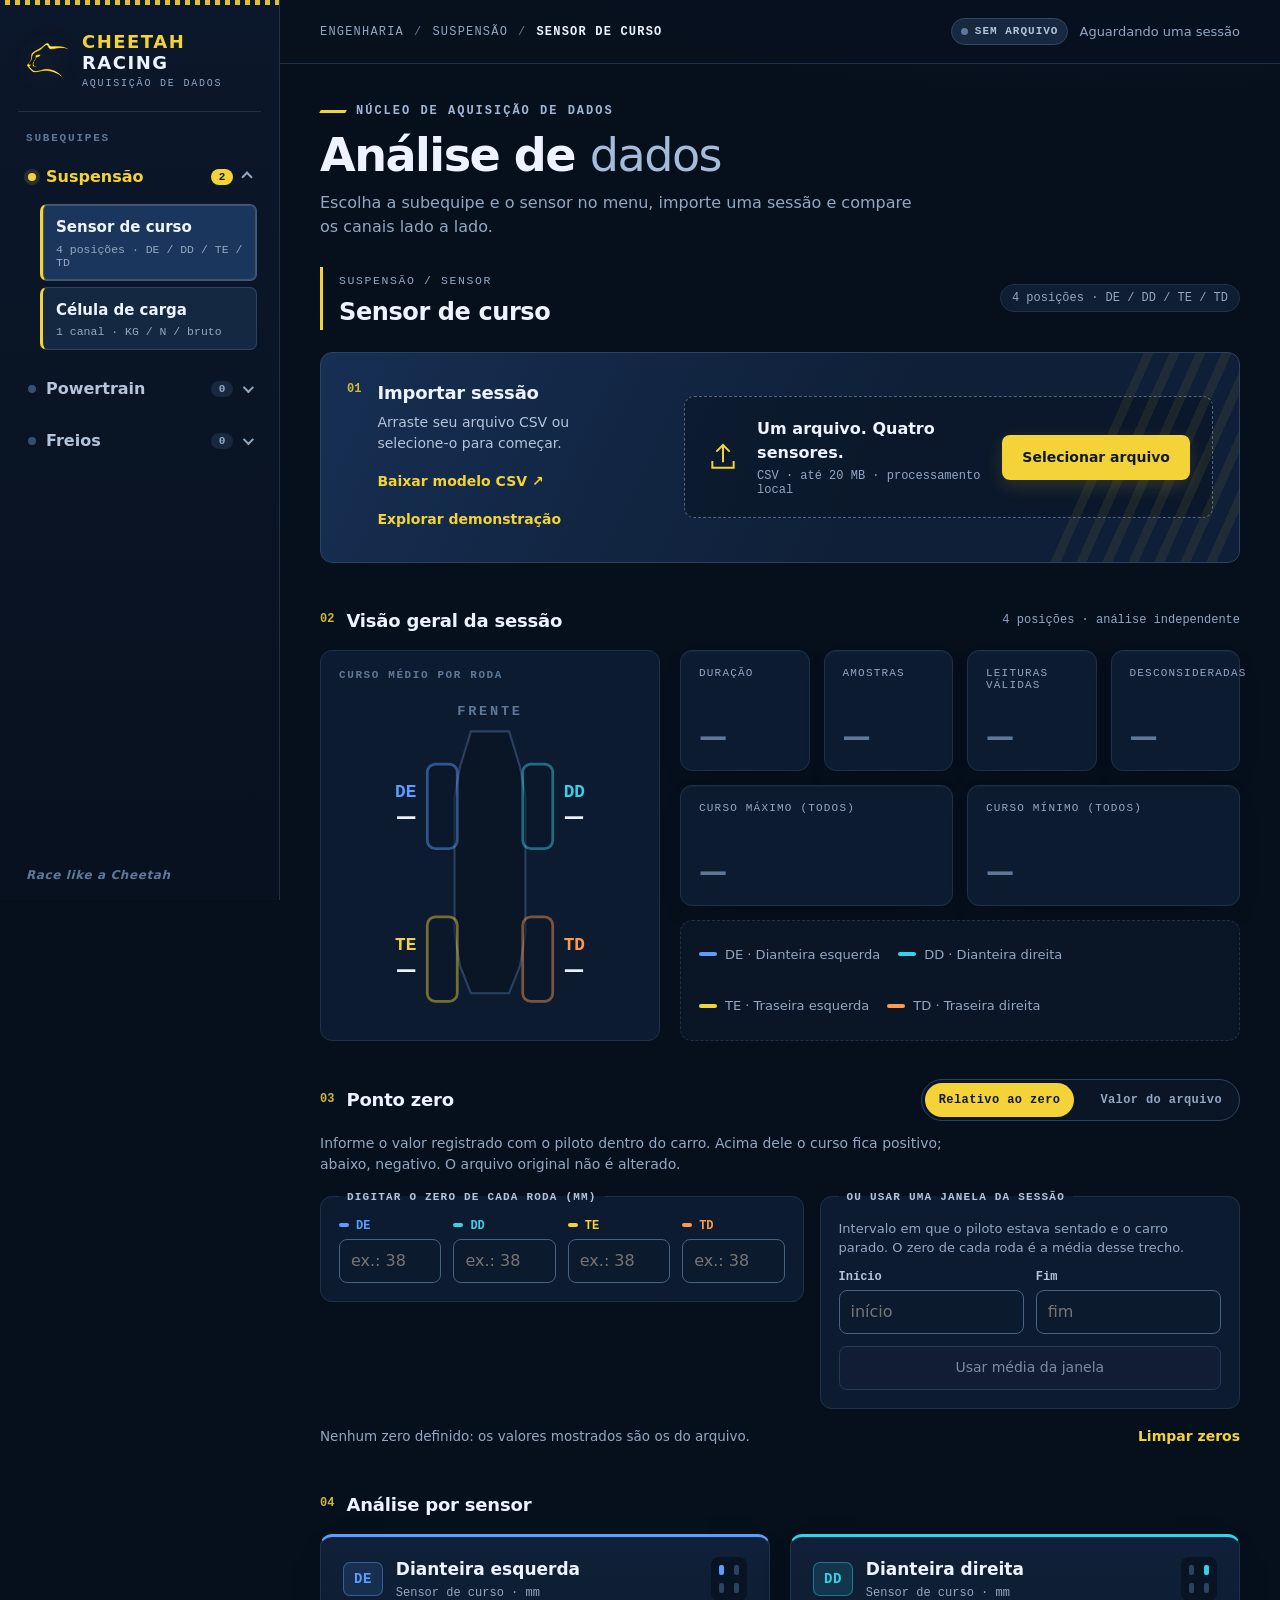
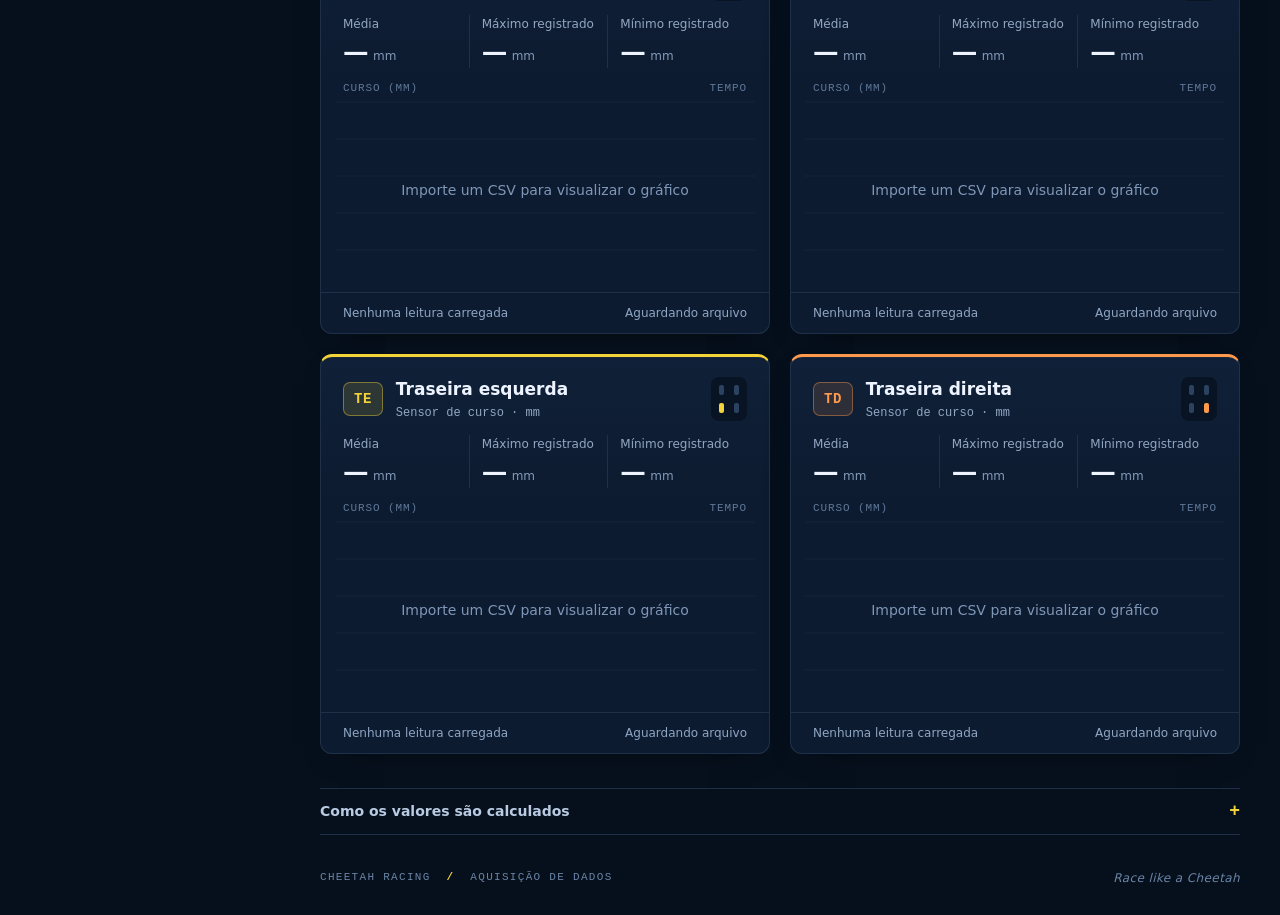
<file: index.html>
<!DOCTYPE html>
<html lang="pt-BR">
<head>
<meta charset="UTF-8">
<meta name="viewport" content="width=device-width, initial-scale=1">
<meta name="theme-color" content="#071427">
<meta name="description" content="Análise dos quatro sensores de curso da Cheetah Racing. Importe CSV e visualize gráficos, média, máximo e mínimo por sensor e subequipe.">
<title>Cheetah Racing · Análise de dados</title>
<link rel="icon" type="image/png" href="logo.png">
<link rel="stylesheet" href="style.css">
</head>
<body>

<a class="skip-link" href="#content">Ir para o conteúdo</a>

<div class="app">

  <!-- ───────── Navegação lateral ───────── -->
  <aside id="sidebar" class="sidebar" aria-label="Navegação">
    <div class="sidebar-head">
      <a class="brand" href="./" aria-label="Cheetah Racing, início">
        <img src="logo.png" alt="" width="46" height="46">
        <span><strong class="brand-cheetah">CHEETAH</strong> <b>RACING</b><small>AQUISIÇÃO DE DADOS</small></span>
      </a>
      <button id="close-navigation" class="icon-button nav-close" aria-label="Fechar menu">
        <svg viewBox="0 0 24 24" width="20" height="20" fill="none" stroke="currentColor" stroke-width="1.8" aria-hidden="true"><path d="M6 6l12 12M18 6 6 18"/></svg>
      </button>
    </div>

    <nav aria-label="Sensores por subequipe" class="drawer-nav">
      <p class="nav-caption">SUBEQUIPES</p>

      <details class="team-group" id="group-suspensao" open>
        <summary><span class="team-name"><i class="team-dot"></i>Suspensão</span><span class="team-badge">2</span><span class="chevron" aria-hidden="true"></span></summary>
        <div class="sensor-options">
          <button id="sensor-curso" aria-current="page"><span>Sensor de curso</span><small>4 posições · DE / DD / TE / TD</small></button>
          <button id="sensor-celula"><span>Célula de carga</span><small>1 canal · KG / N / bruto</small></button>
        </div>
      </details>

      <details class="team-group" id="group-powertrain">
        <summary><span class="team-name"><i class="team-dot"></i>Powertrain</span><span class="team-badge muted">0</span><span class="chevron" aria-hidden="true"></span></summary>
        <div class="sensor-options"><p>Nenhum sensor cadastrado no momento.</p></div>
      </details>

      <details class="team-group" id="group-freios">
        <summary><span class="team-name"><i class="team-dot"></i>Freios</span><span class="team-badge muted">0</span><span class="chevron" aria-hidden="true"></span></summary>
        <div class="sensor-options"><p>Nenhum sensor cadastrado no momento.</p></div>
      </details>
    </nav>

    <p class="sidebar-foot">Race like a Cheetah</p>
  </aside>
  <div id="scrim" class="scrim" hidden></div>

  <!-- ───────── Conteúdo ───────── -->
  <div class="shell">
    <header class="topbar">
      <button id="open-navigation" class="icon-button menu-button" aria-label="Abrir menu de subequipes e sensores" aria-controls="sidebar" aria-expanded="false">
        <svg viewBox="0 0 24 24" width="22" height="22" fill="none" stroke="currentColor" stroke-width="1.8" aria-hidden="true"><path d="M4 6h16M4 12h16M4 18h16"/></svg>
      </button>
      <a class="brand brand-compact" href="./" aria-label="Cheetah Racing, início"><img src="logo.png" alt="" width="34" height="34"><span><strong class="brand-cheetah">CHEETAH</strong> <b>RACING</b></span></a>
      <nav class="crumbs" aria-label="Você está em">
        <span>Engenharia</span><i aria-hidden="true">/</i><span id="crumb-team">Suspensão</span><i aria-hidden="true">/</i><b id="crumb-sensor">Sensor de curso</b>
      </nav>
      <div class="session-chip"><span id="mode-label" class="mode-label">SEM ARQUIVO</span><span id="filename">Aguardando uma sessão</span></div>
    </header>

    <main id="content">
      <div class="page-heading">
        <div class="eyebrow"><span></span> NÚCLEO DE AQUISIÇÃO DE DADOS</div>
        <h1>Análise de <em>dados</em></h1>
        <p>Escolha a subequipe e o sensor no menu, importe uma sessão e compare os canais lado a lado.</p>
      </div>

      <!-- Suspensão · sensor de curso -->
      <section id="panel-curso" aria-label="Suspensão: sensor de curso">
        <div class="sensor-topic">
          <div><span class="topic-label">SUSPENSÃO / SENSOR</span><h2 id="sensor-title" tabindex="-1">Sensor de curso</h2></div>
          <span class="topic-count">4 posições · DE / DD / TE / TD</span>
        </div>

        <section class="import-panel" aria-labelledby="import-title">
          <div class="import-copy">
            <span class="step-number">01</span>
            <div>
              <h3 id="import-title">Importar sessão</h3>
              <p>Arraste seu arquivo CSV ou selecione-o para começar.</p>
              <div class="import-links">
                <button class="text-button" id="template">Baixar modelo CSV <span aria-hidden="true">↗</span></button>
                <button class="text-button" id="demo">Explorar demonstração</button>
              </div>
            </div>
          </div>
          <div id="dropzone" class="dropzone">
            <svg viewBox="0 0 24 24" fill="none" stroke="currentColor" stroke-width="1.5" aria-hidden="true"><path d="M12 16V3m-5 5 5-5 5 5M4 15v5h16v-5"/></svg>
            <div><strong>Um arquivo. Quatro sensores.</strong><small>CSV · até 20 MB · processamento local</small></div>
            <button class="primary-button" id="upload">Selecionar arquivo</button>
            <input type="file" id="file" accept=".csv,text/csv" hidden>
          </div>
        </section>

        <p id="message" class="message" role="status" hidden></p>

        <section id="mapping" class="mapping" hidden aria-labelledby="mapping-title">
          <h3 id="mapping-title">Confira as colunas do arquivo</h3>
          <p>Associe cada sensor à sua coluna. Valores vazios ou inválidos serão desconsiderados.</p>
          <div class="map-fields" id="map-fields"></div>
          <div class="map-actions">
            <label>Unidade das leituras
              <select id="unit"><option value="mm">Milímetros (mm)</option><option value="raw">Valores brutos</option><option value="V">Volts (V)</option></select>
            </label>
            <button id="apply" class="primary-button">Analisar dados <span aria-hidden="true">→</span></button>
            <button id="cancel" class="secondary-button">Cancelar</button>
          </div>
        </section>

        <section class="analysis-section" aria-labelledby="analysis-title">
          <div class="section-heading">
            <div><span class="step-number">02</span><h3 id="analysis-title">Visão geral da sessão</h3></div>
            <span id="session-meta">4 posições · análise independente</span>
          </div>
          <div id="overview" class="overview"></div>

          <section class="zero-panel" aria-labelledby="zero-title">
            <div class="section-heading">
              <div><span class="step-number">03</span><h3 id="zero-title">Ponto zero</h3></div>
              <div class="seg" role="group" aria-label="Referência dos valores">
                <button id="zero-mode-rel" aria-pressed="true">Relativo ao zero</button>
                <button id="zero-mode-raw" aria-pressed="false">Valor do arquivo</button>
              </div>
            </div>
            <p class="zero-intro">Informe o valor registrado com o piloto dentro do carro. Acima dele o curso fica positivo; abaixo, negativo. O arquivo original não é alterado.</p>
            <div class="zero-grid">
              <fieldset class="zero-box">
                <legend>Digitar o zero de cada roda <span id="zero-unit-label">(mm)</span></legend>
                <div class="zero-inputs" id="zero-inputs"></div>
              </fieldset>
              <fieldset class="zero-box">
                <legend>Ou usar uma janela da sessão</legend>
                <p>Intervalo em que o piloto estava sentado e o carro parado. O zero de cada roda é a média desse trecho.</p>
                <div class="zero-window">
                  <label>Início <span class="unit-hint" id="zw-unit">(s)</span><input id="zw-start" inputmode="decimal" placeholder="início" autocomplete="off"></label>
                  <label>Fim <input id="zw-end" inputmode="decimal" placeholder="fim" autocomplete="off"></label>
                  <button id="zw-apply" class="secondary-button">Usar média da janela</button>
                </div>
              </fieldset>
            </div>
            <div class="zero-foot"><p id="zero-status" class="zero-status" role="status"></p><button id="zero-clear" class="text-button">Limpar zeros</button></div>
          </section>

          <div class="section-heading section-heading--spaced">
            <div><span class="step-number">04</span><h3>Análise por sensor</h3></div>
          </div>
          <div class="cards" id="cards"></div>
        </section>

        <details class="method">
          <summary>Como os valores são calculados <span aria-hidden="true">+</span></summary>
          <div>
            <p><b>Média:</b> soma das leituras válidas dividida pela quantidade de leituras. <b>Máximo registrado:</b> maior leitura válida. <b>Mínimo registrado:</b> menor leitura válida.</p>
            <p>Os indicadores usam todas as leituras válidas da sessão, inclusive os extremos. Valores vazios ou inválidos são desconsiderados por sensor. Nenhum filtro ou conversão de calibração é aplicado; o ponto zero, quando definido, apenas desloca os valores (valor − zero). Gráficos longos preservam extremos ao reduzir os pontos exibidos.</p>
            <p>Formato aceito: CSV. Cabeçalhos sugeridos: tempo_s, curso_DE_mm, curso_DD_mm, curso_TE_mm, curso_TD_mm. Se o arquivo vier do Excel, salve-o como CSV.</p>
            <p>No CSV, são aceitos ponto e vírgula, tabulação e decimais com vírgula. Sem tempo, o eixo horizontal usa o número da amostra. Os arquivos são lidos no seu navegador e não são enviados a um servidor.</p>
          </div>
        </details>
      </section>

      <!-- Suspensão · célula de carga -->
      <section id="panel-celula" aria-label="Suspensão: célula de carga" hidden>
        <div class="sensor-topic">
          <div><span class="topic-label">SUSPENSÃO / SENSOR</span><h2 id="celula-title" tabindex="-1">Célula de carga</h2></div>
          <span class="topic-count">1 canal · KG / N / bruto</span>
        </div>

        <section class="import-panel" aria-labelledby="c-import-title">
          <div class="import-copy">
            <span class="step-number">01</span>
            <div>
              <h3 id="c-import-title">Importar sessão</h3>
              <p>Arraste seu arquivo CSV ou selecione-o para começar. Os valores devem estar em KG.</p>
              <div class="import-links">
                <button class="text-button" id="c-template">Baixar modelo CSV <span aria-hidden="true">↗</span></button>
                <button class="text-button" id="c-demo">Explorar demonstração</button>
              </div>
            </div>
          </div>
          <div id="c-dropzone" class="dropzone">
            <svg viewBox="0 0 24 24" fill="none" stroke="currentColor" stroke-width="1.5" aria-hidden="true"><path d="M12 16V3m-5 5 5-5 5 5M4 15v5h16v-5"/></svg>
            <div><strong>Um arquivo. Um sensor.</strong><small>CSV · até 20 MB · processamento local</small></div>
            <button class="primary-button" id="c-upload">Selecionar arquivo</button>
            <input type="file" id="c-file" accept=".csv,text/csv" hidden>
          </div>
        </section>

        <p id="c-message" class="message" role="status" hidden></p>

        <section id="c-mapping" class="mapping" hidden aria-labelledby="c-mapping-title">
          <h3 id="c-mapping-title">Confira as colunas do arquivo</h3>
          <p>Associe a leitura da célula de carga à sua coluna. Valores vazios ou inválidos serão desconsiderados.</p>
          <div class="map-fields map-fields--2" id="c-map-fields"></div>
          <div class="map-actions">
            <button id="c-apply" class="primary-button">Analisar dados <span aria-hidden="true">→</span></button>
            <button id="c-cancel" class="secondary-button">Cancelar</button>
          </div>
        </section>

        <section class="analysis-section" aria-labelledby="c-analysis-title">
          <div class="section-heading">
            <div><span class="step-number">02</span><h3 id="c-analysis-title">Análise da célula de carga</h3></div>
            <div class="seg" role="group" aria-label="Unidade de exibição">
              <button id="c-unit-kg" data-unit="kg" aria-pressed="true">KG</button>
              <button id="c-unit-n" data-unit="n" aria-pressed="false">N</button>
              <button id="c-unit-raw" data-unit="raw" aria-pressed="false">Bruto</button>
            </div>
          </div>
          <div id="c-overview" class="kpis kpis--row"></div>
          <div class="cards cards--single" id="c-cards"></div>
        </section>

        <details class="method">
          <summary>Como os valores são calculados <span aria-hidden="true">+</span></summary>
          <div>
            <p><b>Média, máximo e mínimo</b> usam todas as leituras válidas da sessão. Valores vazios ou inválidos são desconsiderados.</p>
            <p>O arquivo deve trazer os valores em <b>KG</b>. Em <b>N</b>, cada leitura é multiplicada por 9,80665. <b>Bruto</b> mostra os números exatamente como estão no arquivo.</p>
            <p>Formato aceito: CSV, com ponto e vírgula, tabulação ou vírgula decimal. Cabeçalhos sugeridos: tempo_s, carga_kg. Sem coluna de tempo, o eixo horizontal usa o número da amostra. Os arquivos são lidos no seu navegador e não são enviados a um servidor.</p>
          </div>
        </details>
      </section>

      <!-- Powertrain -->
      <section id="panel-powertrain" aria-label="Powertrain" hidden>
        <div class="sensor-topic"><div><span class="topic-label">POWERTRAIN / SENSORES</span><h2>Powertrain</h2></div></div>
        <div class="team-empty"><h3>Nenhum sensor cadastrado</h3><p>Os sensores de powertrain serão organizados aqui quando forem adicionados ao painel.</p></div>
      </section>

      <!-- Freios -->
      <section id="panel-freios" aria-label="Freios" hidden>
        <div class="sensor-topic"><div><span class="topic-label">FREIOS / SENSORES</span><h2>Freios</h2></div></div>
        <div class="team-empty"><h3>Nenhum sensor cadastrado</h3><p>Os sensores de freios serão organizados aqui quando forem adicionados ao painel.</p></div>
      </section>

      <footer><span>CHEETAH RACING <b>/</b> AQUISIÇÃO DE DADOS</span><span>Race like a Cheetah</span></footer>
    </main>
  </div>
</div>

<script src="analysis.js"></script>
<script src="app.js"></script>
</body>
</html>
</file>
<file: style.css>
/* Cheetah Racing · Análise de dados
   Identidade: azul-noite + amarelo Cheetah, rótulos em monoespaçada, filetes de velocidade. */

:root{
  color-scheme:dark;
  --bg:#06101d;
  --bg-2:#091526;
  --surface:#0d1b30;
  --surface-2:#112441;
  --border:#1f3149;
  --border-2:#2c4260;
  --text:#eef4ff;
  --text-2:#b4c4da;
  --muted:#93a7c2;
  --faint:#5f7898;
  --yellow:#f4d338;
  --yellow-ink:#101923;
  --blue:#5d9dff;
  --danger:#ff8c8c;
  --mono:ui-monospace,SFMono-Regular,'Cascadia Mono',Menlo,Consolas,monospace;
  --sans:'Segoe UI',system-ui,-apple-system,Roboto,'Helvetica Neue',Arial,sans-serif;
  --sidebar:280px;
  --radius:12px;
  --tap:44px;
  --ease:cubic-bezier(.2,.7,.2,1);
  --shadow:0 1px 0 #ffffff08 inset,0 10px 30px -18px #000c;
}

*{box-sizing:border-box}
html{scroll-behavior:smooth;scroll-padding-top:90px;-webkit-text-size-adjust:100%;text-size-adjust:100%}
body{margin:0;background:var(--bg);font:16px/1.5 var(--sans);color:var(--text);-webkit-font-smoothing:antialiased;
  background-image:radial-gradient(1200px 500px at 85% -10%,#12294a66,transparent 70%)}
button,select,input{font:inherit}
button,select{cursor:pointer}
button{transition:background .18s,border-color .18s,transform .18s,filter .18s,color .18s;touch-action:manipulation;-webkit-tap-highlight-color:transparent}
button:active{transform:translateY(1px)}
button:focus-visible,select:focus-visible,a:focus-visible,summary:focus-visible{outline:3px solid var(--yellow);outline-offset:3px}
button:disabled{cursor:wait;opacity:.6}
[hidden]{display:none!important}
h1,h2,h3{margin:0}

.skip-link{position:absolute;left:12px;top:-60px;background:var(--yellow);color:var(--yellow-ink);padding:10px 14px;border-radius:6px;font-weight:700;z-index:50;transition:top .15s}
.skip-link:focus{top:12px}

/* ───────── layout ───────── */
.app{display:grid;grid-template-columns:var(--sidebar) minmax(0,1fr);min-height:100vh;min-height:100dvh}
.shell{min-width:0;display:flex;flex-direction:column}

/* ───────── sidebar ───────── */
.sidebar{position:sticky;top:0;height:100vh;height:100dvh;display:flex;flex-direction:column;padding:22px 18px 18px;overscroll-behavior:contain;
  background:linear-gradient(180deg,#0b172a,#08111f);border-right:1px solid var(--border);overflow-y:auto}
.sidebar::before{content:'';position:absolute;inset:0 0 auto 0;height:5px;
  background:repeating-conic-gradient(var(--yellow) 0 25%,#0b172a 0 50%) 0 0/10px 10px;opacity:.9}
.sidebar-head{display:flex;align-items:center;justify-content:space-between;gap:10px;padding:10px 6px 22px;border-bottom:1px solid var(--border);margin-bottom:20px}
.brand{display:flex;align-items:center;gap:12px;color:var(--text);text-decoration:none;font-size:18px;letter-spacing:1.5px;font-weight:700;line-height:1.15}
.brand img{width:46px;height:auto;object-fit:contain;flex-shrink:0;filter:drop-shadow(0 4px 14px #f4d33833)}
.brand-cheetah{color:var(--yellow);font-weight:850}
.brand b{font-weight:600}
.brand small{display:block;color:var(--muted);font:500 10px/1 var(--mono);letter-spacing:1.8px;margin-top:6px}
.nav-caption{font:600 11px var(--mono);letter-spacing:1.8px;color:var(--faint);margin:0 8px 10px}
.icon-button.nav-close,.icon-button.menu-button,.brand-compact{display:none}

.team-group{border-radius:10px;margin-bottom:6px}
.team-group summary{display:flex;align-items:center;gap:10px;list-style:none;cursor:pointer;padding:11px 10px;border-radius:9px;font-weight:600;color:var(--text-2);transition:background .15s,color .15s}
.team-group summary::-webkit-details-marker{display:none}
.team-group summary:hover{background:#13243b;color:var(--text)}
.team-name{display:flex;align-items:center;gap:10px;flex:1}
.team-dot{width:8px;height:8px;border-radius:50%;background:#35506f;transition:background .15s,box-shadow .15s}
.team-group.active .team-dot{background:var(--yellow);box-shadow:0 0 0 4px #f4d33822}
.team-group.active summary{color:var(--yellow)}
.team-badge{font:600 11px var(--mono);color:var(--yellow-ink);background:var(--yellow);min-width:22px;text-align:center;padding:2px 6px;border-radius:99px}
.team-badge.muted{background:#18283f;color:var(--muted)}
.chevron{width:8px;height:8px;border-right:2px solid var(--muted);border-bottom:2px solid var(--muted);transform:rotate(45deg) translateY(-2px);transition:transform .15s}
.team-group[open] .chevron{transform:rotate(225deg)}
.sensor-options{padding:4px 4px 10px 22px}
.sensor-options button{display:block;width:100%;text-align:left;border:1px solid #2b4466;border-left:3px solid var(--yellow);background:#142841;color:var(--text);border-radius:7px;padding:11px 13px;font-size:15px;font-weight:600}
.sensor-options button:hover{background:#1a3355}
.sensor-options button[aria-current="page"]{background:#1b365c;border-color:#3a5c8c;border-left-color:var(--yellow);box-shadow:0 0 0 1px #f4d33833 inset}
.sensor-options button{transition:background .18s,transform .18s var(--ease),border-color .18s}
.sensor-options button:hover{transform:translateX(2px)}
.sensor-options small{display:block;font:400 11.5px var(--mono);color:var(--muted);margin-top:4px}
.sensor-options button+button{margin-top:6px}
.sensor-options p{margin:0;padding:4px 10px;font-size:13px;color:var(--muted)}
.sidebar-foot{margin:auto 8px 0;padding-top:24px;font:italic 600 12px var(--sans);letter-spacing:.6px;color:var(--faint)}

.scrim{position:fixed;inset:0;background:#030b18b3;backdrop-filter:blur(3px);z-index:30;animation:fade .2s ease}
@keyframes fade{from{opacity:0}}

/* ───────── topbar ───────── */
.topbar{position:sticky;top:0;z-index:20;display:flex;align-items:center;gap:18px;min-height:64px;padding:10px 4%;
  background:#08111fcc;backdrop-filter:blur(12px);border-bottom:1px solid var(--border)}
.icon-button{display:inline-flex;align-items:center;justify-content:center;flex-shrink:0;width:42px;height:42px;border:1px solid #2f4764;background:#112038;color:var(--yellow);border-radius:9px}
.icon-button:hover{background:#1b3254}
.crumbs{display:flex;align-items:center;gap:10px;font:500 12px var(--mono);letter-spacing:1.2px;color:var(--muted);text-transform:uppercase;min-width:0;white-space:nowrap}
.crumbs i{font-style:normal;color:var(--faint)}
.crumbs b{color:var(--text);font-weight:600;overflow:hidden;text-overflow:ellipsis}
.session-chip{margin-left:auto;display:flex;align-items:center;gap:11px;min-width:0;font-size:13px;color:var(--muted)}
#filename{overflow:hidden;text-overflow:ellipsis;white-space:nowrap;max-width:320px}
.mode-label{display:inline-flex;align-items:center;gap:7px;flex-shrink:0;background:#18283f;color:var(--text-2);border:1px solid #304865;font:600 11px/1.4 var(--mono);letter-spacing:1px;padding:5px 9px;border-radius:99px}
.mode-label::before{content:'';width:7px;height:7px;border-radius:50%;background:#5f7898}
.mode-label.demo{color:#ffe67b;background:#3a3320;border-color:#665828}
.mode-label.demo::before{background:var(--yellow)}
.mode-label.real{color:#a9d2ff;background:#12304f;border-color:#2c5584}
.mode-label.real::before{background:#4ade80;box-shadow:0 0 0 3px #4ade8026}

/* ───────── page ───────── */
main{width:100%;max-width:1440px;margin:0 auto;padding:40px 4% 0;flex:1}
.page-heading{margin-bottom:28px;position:relative}
.eyebrow{display:flex;align-items:center;gap:10px;font:600 12px var(--mono);letter-spacing:2px;color:#a1b7d6}
.eyebrow>span{width:26px;height:3px;background:var(--yellow);transform:skew(-30deg)}
h1{font-size:clamp(30px,3.6vw,48px);line-height:1.1;letter-spacing:-1.5px;margin:12px 0 10px;font-weight:750}
h1 em{font-style:normal;font-weight:300;color:#a6bbd7}
.page-heading p{margin:0;color:var(--muted);max-width:60ch}

.sensor-topic{display:flex;align-items:center;justify-content:space-between;gap:16px;margin:0 0 22px;padding-left:16px;border-left:3px solid var(--yellow)}
.topic-label{font:500 11.5px var(--mono);letter-spacing:1.6px;color:var(--muted)}
.sensor-topic h2{font-size:24px;margin-top:3px;letter-spacing:-.4px;outline:0}
.topic-count{font:500 12px var(--mono);color:var(--muted);background:#0f1e33;border:1px solid var(--border);padding:6px 11px;border-radius:99px}

.step-number{font:600 12px/1.8 var(--mono);color:var(--yellow);opacity:.85}
h3{font-size:18px;font-weight:650;letter-spacing:-.2px}

/* ───────── import ───────── */
.import-panel{position:relative;overflow:hidden;display:grid;grid-template-columns:minmax(220px,1fr) 1.7fr;gap:26px;align-items:center;padding:26px;border:1px solid var(--border-2);border-radius:var(--radius);
  background:linear-gradient(115deg,#162f53,#0f1f37 60%)}
.import-panel::after{content:'';position:absolute;right:-40px;top:-30px;width:180px;height:260px;opacity:.07;transform:skew(-24deg);
  background:repeating-linear-gradient(90deg,var(--yellow) 0 10px,transparent 10px 26px);pointer-events:none}
.import-copy{display:flex;gap:16px;position:relative}
.import-copy p{font-size:14px;color:var(--text-2);max-width:30ch;margin:6px 0 12px}
.import-links{display:flex;flex-wrap:wrap;gap:6px 18px}
.text-button{color:var(--yellow);border:0;background:none;padding:2px 0;min-height:32px;font-size:14px;font-weight:550;border-bottom:1px solid transparent}
.text-button:hover{border-bottom-color:currentColor}
.dropzone{position:relative;display:flex;align-items:center;gap:18px;min-height:112px;padding:20px 22px;border:1.5px dashed #4d6685;border-radius:10px;background:#0a1626a6;transition:border-color .15s,background .15s}
.dropzone.drag{border-color:var(--yellow);background:#1f3347;border-style:solid}
.dropzone svg{width:32px;height:32px;flex-shrink:0;color:var(--yellow)}
.dropzone strong{display:block;font-size:16px;font-weight:650}
.dropzone small{display:block;color:var(--muted);font:400 12px var(--mono);margin-top:4px}
.primary-button{margin-left:auto;background:var(--yellow);color:var(--yellow-ink);font-weight:700;border:0;border-radius:8px;padding:12px 20px;white-space:nowrap;font-size:14px;box-shadow:0 6px 18px #f4d33826}
.primary-button:hover{filter:brightness(1.08);box-shadow:0 8px 24px #f4d33840}
.primary-button,.secondary-button{min-height:var(--tap);display:inline-flex;align-items:center;justify-content:center;gap:8px}
.secondary-button{border:1px solid #38506e;background:#132138;color:#c9d7ea;border-radius:8px;padding:9px 15px;font-size:14px}
.secondary-button:hover{background:#1a2d4a}

.message{margin:16px 0 0;padding:13px 17px;background:#1c2d45;border-left:3px solid var(--yellow);border-radius:6px;font-size:14px;color:var(--text-2)}
.message.error{background:#36232b;border-left-color:var(--danger);color:#ffd0d0}

.mapping,.sheet-picker{margin-top:16px;padding:22px 24px;background:#112540;border:1px solid #34537a;border-radius:var(--radius)}
.mapping p,.sheet-picker p{color:var(--muted);font-size:14px;margin:6px 0 18px}
.sheet-picker p{margin:10px 0 0}
.map-fields{display:grid;grid-template-columns:repeat(5,minmax(0,1fr));gap:14px}
.map-fields--2{grid-template-columns:repeat(2,minmax(0,360px))}
label{font-size:13.5px;color:#c3d3e8;font-weight:550}
select{display:block;width:100%;max-width:100%;min-height:var(--tap);margin-top:7px;padding:10px 11px;border:1px solid #476181;border-radius:8px;color:#edf4ff;background:#0b1a2d}
.sheet-picker select{max-width:440px}
.map-actions{display:flex;align-items:end;gap:12px;margin-top:20px}
.map-actions label{margin-right:auto;min-width:200px}
.map-actions button{height:43px}
.map-actions .primary-button{margin-left:0}

/* ───────── analysis ───────── */
.analysis-section{margin-top:44px}
.section-heading{display:flex;align-items:center;justify-content:space-between;gap:12px;margin-bottom:16px}
.section-heading>div{display:flex;align-items:center;gap:12px}
.section-heading>span{font:500 12px var(--mono);color:var(--muted)}
.section-heading--spaced{margin-top:38px}

/* overview: car schematic + KPIs */
.overview{display:grid;grid-template-columns:minmax(260px,340px) 1fr;gap:20px}
.car-panel{background:var(--surface);border:1px solid var(--border);border-radius:var(--radius);padding:18px 18px 14px;display:flex;flex-direction:column;align-items:center}
.car-panel h4{align-self:flex-start;margin:0 0 4px;font:600 11px var(--mono);letter-spacing:1.6px;color:var(--faint);text-transform:uppercase}
.car{width:100%;max-width:300px;height:auto;display:block}
.car .body{fill:#0a1626;stroke:#2a4161;stroke-width:1.5}
.car .axle{stroke:#22364f;stroke-width:2;stroke-dasharray:4 5}
.car .wheel{fill:#0a1626;stroke:var(--c);stroke-width:2;opacity:.45;transition:opacity .2s}
.car .wheel.on{opacity:1}
.car .fill{fill:var(--c);opacity:.9}
.car .code{font:700 13px var(--mono);fill:var(--c)}
.car .val{font:650 15px var(--sans);fill:var(--text);font-variant-numeric:tabular-nums}
.car .nose{font:600 10px var(--mono);letter-spacing:2px;fill:var(--faint)}
.kpis{display:grid;grid-template-columns:repeat(4,minmax(0,1fr));grid-auto-rows:1fr;gap:14px}
.kpi{box-shadow:var(--shadow);background:var(--surface);border:1px solid var(--border);border-radius:var(--radius);padding:16px 18px;display:flex;flex-direction:column;justify-content:space-between;min-width:0}
.kpi span{font:500 11px var(--mono);letter-spacing:1.2px;color:var(--muted);text-transform:uppercase}
.kpi strong{font-size:clamp(22px,2.2vw,32px);font-weight:650;letter-spacing:-.6px;line-height:1.2;font-variant-numeric:tabular-nums;margin-top:8px;overflow-wrap:anywhere}
.kpi strong small{font-size:13px;color:var(--muted);font-weight:400;margin-left:5px;letter-spacing:0}
.kpi.wide{grid-column:span 2}
.kpi.empty strong{color:var(--faint)}
.legend{grid-column:1/-1;display:flex;flex-wrap:wrap;gap:8px 18px;align-items:center;padding:12px 18px;background:#0a1626;border:1px dashed var(--border);border-radius:var(--radius);font-size:13px;color:var(--muted)}
.legend span{display:inline-flex;align-items:center;gap:8px}
.legend i{width:18px;height:4px;border-radius:2px;background:var(--c)}

/* segmented control */
.seg{display:inline-flex;gap:2px;padding:3px;border:1px solid var(--border-2);border-radius:99px;background:#0a1626}
.seg button{border:0;background:none;color:var(--muted);padding:6px 14px;min-height:34px;border-radius:99px;font:600 12px var(--mono);letter-spacing:.4px}
.seg button:hover{color:var(--text)}
.seg button[aria-pressed="true"]{background:var(--yellow);color:var(--yellow-ink)}

/* zero panel */
.zero-panel{margin-top:38px}
.zero-intro{margin:-4px 0 16px;color:var(--muted);font-size:14px;max-width:70ch}
.zero-grid{display:grid;grid-template-columns:1.15fr 1fr;gap:16px;align-items:start}
.zero-box{margin:0;min-width:0;padding:16px 18px 18px;background:var(--surface);border:1px solid var(--border);border-radius:var(--radius)}
.zero-box legend{padding:0 8px;font:600 11px var(--mono);letter-spacing:1.2px;color:var(--text-2);text-transform:uppercase}
.zero-box p{margin:0 0 12px;font-size:13px;color:var(--muted)}
.zero-inputs{display:grid;grid-template-columns:repeat(4,minmax(0,1fr));gap:12px}
.zero-inputs label span,.zero-window label{display:block;font:600 12px var(--mono);color:var(--c,var(--text-2))}
.zero-inputs label span i{display:inline-block;width:10px;height:4px;border-radius:2px;background:var(--c);margin-right:7px;vertical-align:middle}
.zero-box input{display:block;width:100%;min-height:var(--tap);margin-top:6px;padding:10px 11px;border:1px solid #476181;border-radius:8px;color:#edf4ff;background:#0b1a2d;font:500 16px var(--sans);font-variant-numeric:tabular-nums}
.zero-box input.invalid{border-color:var(--danger)}
.zero-box input:focus-visible{outline:3px solid var(--yellow);outline-offset:2px}
.zero-window{display:grid;grid-template-columns:1fr 1fr;gap:12px;align-items:end}
.zero-window label{color:var(--text-2)}
.zero-window .secondary-button{grid-column:1/-1}
.unit-hint{font-weight:400;color:var(--faint)}
.zero-foot{display:flex;align-items:center;justify-content:space-between;gap:16px;margin-top:12px}
.zero-status{margin:0;font-size:13.5px;color:var(--muted)}
.zero-status.error{color:#ffb3b3}
.secondary-button:disabled{cursor:not-allowed}

/* sensor cards */
.cards{display:grid;grid-template-columns:repeat(2,minmax(0,1fr));gap:20px}
.cards--single{grid-template-columns:minmax(0,1fr)}
.kpis--row{grid-template-columns:repeat(4,minmax(0,1fr));margin-bottom:20px}
.sensor-card{box-shadow:var(--shadow);background:linear-gradient(180deg,#0f2038,var(--surface) 140px);border:1px solid var(--border);border-top:3px solid var(--accent);border-radius:var(--radius);overflow:hidden;min-width:0;transition:border-color .2s,transform .25s var(--ease),box-shadow .25s}
.sensor-card:hover{box-shadow:0 18px 40px -22px #000e;border-color:color-mix(in srgb,var(--accent) 45%,var(--border));transform:translateY(-1px)}
.card-header{display:flex;align-items:center;gap:13px;padding:20px 22px 14px}
.sensor-code{background:color-mix(in srgb,var(--accent) 13%,transparent);border:1px solid color-mix(in srgb,var(--accent) 42%,transparent);color:var(--accent);border-radius:7px;padding:8px 10px;font:700 14px var(--mono);letter-spacing:.5px}
.card-header h4{font-size:17px;font-weight:620;margin:0}
.card-header p{color:var(--muted);font:400 12px var(--mono);margin:3px 0 0}
.position{margin-left:auto;display:grid;grid-template-columns:5px 5px;gap:8px 10px;border-radius:8px;padding:8px;background:#081423}
.position i{width:5px;height:10px;background:#2b4260;border-radius:2px}
.position i.on{background:var(--accent)}
.stats{display:grid;grid-template-columns:repeat(3,1fr);padding:0 22px 14px;gap:12px}
.stat{border-right:1px solid var(--border);padding-right:8px;min-width:0}
.stat:last-child{border:0}
.stat-label{display:block;font-size:12px;color:var(--muted);margin-bottom:3px}
.stat-value{display:block;font:600 clamp(21px,2vw,30px)/1.25 var(--sans);font-variant-numeric:tabular-nums;letter-spacing:-.6px;overflow-wrap:anywhere}
.stat-value small{font-size:12px;color:#8299b7;margin-left:5px;font-weight:400;letter-spacing:0}
.range{margin:0 22px 16px;position:relative;height:6px;border-radius:99px;background:#16263d}
.range .span{position:absolute;inset:0;border-radius:99px;background:linear-gradient(90deg,color-mix(in srgb,var(--accent) 25%,transparent),var(--accent))}
.range .mean{position:absolute;top:-4px;width:3px;height:14px;border-radius:2px;background:#fff;box-shadow:0 0 0 2px var(--surface);transform:translateX(-50%)}
.chart-wrap{padding:0 14px;position:relative}
.chart-title{display:flex;justify-content:space-between;padding:0 8px;margin-bottom:2px;color:var(--faint);font:500 11px var(--mono);letter-spacing:.9px;text-transform:uppercase}
.chart{width:100%;display:block;overflow:visible;touch-action:pan-y;-webkit-user-select:none;user-select:none}
.chart text{font:11px var(--sans);fill:#8aa1bf}
.chart .gridline{stroke:#1d2f48;stroke-dasharray:3 5}
.chart .zeroline{stroke:#e8f2ff;stroke-opacity:.55;stroke-width:1}
.chart .zerolabel{font:500 10px var(--mono);fill:#c9d7ea}
.chart .ref{stroke:var(--accent);stroke-opacity:.35;stroke-dasharray:2 4}
.card-bottom{display:flex;justify-content:space-between;gap:10px;padding:11px 22px;margin-top:6px;border-top:1px solid var(--border);font-size:12px;color:#8fa6c3}
.card-bottom strong{font-weight:600;color:#c4d6ec}
.sensor-note{color:#e8ce76}
.empty-chart{height:190px;display:flex;align-items:center;justify-content:center;text-align:center;padding:0 20px;color:#7f97b7;font-size:14px;border-radius:8px;
  background:repeating-linear-gradient(0deg,transparent,transparent 35px,#1f324c66 36px,transparent 37px)}

.tooltip{position:absolute;pointer-events:none;white-space:nowrap;background:#040b16;border:1px solid #425a7b;border-radius:6px;padding:6px 10px;font:500 12px var(--mono);z-index:2;color:#e8f2ff;box-shadow:0 6px 16px #0006}

/* method + empty + footer */
.method{margin-top:34px;border-top:1px solid var(--border);border-bottom:1px solid var(--border);color:var(--muted);font-size:14px}
.method summary{list-style:none;cursor:pointer;display:flex;justify-content:space-between;align-items:center;min-height:var(--tap);padding:12px 0;color:#b9cbe2;font-weight:550}
.method summary::-webkit-details-marker{display:none}
.method summary span{color:var(--yellow);font:600 18px var(--mono);transition:transform .2s}
.method[open] summary span{transform:rotate(45deg)}
.method>div{max-width:920px;padding-bottom:14px}
.method p{margin:0 0 12px}
.method b{color:#d3e0f2}
.team-empty{padding:60px 28px;background:var(--surface);border:1px dashed var(--border-2);border-radius:var(--radius);margin-bottom:35px}
.team-empty h3{font-size:22px;margin:0 0 10px}
.team-empty p{color:var(--muted);margin:0}
footer{display:flex;justify-content:space-between;gap:16px;padding:26px 0;margin-top:10px;font:500 11px var(--mono);letter-spacing:1.3px;color:#6a84a5}
footer b{color:var(--yellow);padding:0 8px}
footer>span:last-child{font:italic 12px var(--sans);letter-spacing:.4px}

/* ───────── responsive ───────── */

@media(max-width:1100px){
  .app{grid-template-columns:1fr}
  .sidebar{position:fixed;inset:0 auto 0 0;z-index:40;width:min(330px,88vw);height:100%;padding-bottom:max(18px,env(safe-area-inset-bottom));padding-left:max(18px,env(safe-area-inset-left));transform:translateX(-102%);visibility:hidden;transition:transform .25s var(--ease),visibility 0s .25s;box-shadow:16px 0 50px #0007}
  body.nav-open .sidebar{transform:none;visibility:visible;transition:transform .25s var(--ease),visibility 0s}
  .team-group summary{min-height:var(--tap)}
  .sensor-options button{min-height:var(--tap)}
  body.nav-open{overflow:hidden}
  .icon-button.nav-close,.icon-button.menu-button,.brand-compact{display:inline-flex}
  .brand-compact{font-size:15px;gap:9px}
  .brand-compact img{width:34px}
  .crumbs{display:none}
  .topbar{padding:10px max(5%,env(safe-area-inset-right)) 10px max(5%,env(safe-area-inset-left));gap:12px}
  .icon-button{width:var(--tap);height:var(--tap)}
  .brand-compact{min-height:var(--tap)}
  .import-panel{grid-template-columns:1fr}
  .import-copy p{max-width:none}
  .map-fields{grid-template-columns:repeat(3,minmax(0,1fr))}
  .zero-inputs{grid-template-columns:repeat(4,minmax(0,1fr))}
  .zero-grid{grid-template-columns:1fr}
  .overview{grid-template-columns:1fr}
  .car-panel{flex-direction:row;flex-wrap:wrap;justify-content:center;gap:6px 24px}
  .car-panel h4{width:100%}
}
@media(max-width:700px){
  main{padding:24px max(5%,env(safe-area-inset-right)) 0 max(5%,env(safe-area-inset-left))}
  h1{letter-spacing:-1px}
  .session-chip{font-size:12px}
  .mode-label{font-size:10px;padding:4px 8px}
  .topic-count{font-size:11px}
  .analysis-section{margin-top:34px}
  .kpi{padding:12px 14px}
  .kpi strong{font-size:22px;margin-top:4px}
  .kpi span{font-size:10px;letter-spacing:.8px}
  .legend{display:grid;grid-template-columns:1fr 1fr;gap:8px 12px;font-size:12px}
  .car-panel{padding:14px}
  .stat-value{font-size:20px}
  .stat-label{font-size:11px}
  .seg{max-width:100%}
  .seg button{flex:1;min-height:var(--tap)}
  .section-heading .seg{width:100%}
  .text-button{min-height:var(--tap);display:inline-flex;align-items:center}
  .import-links{gap:0 20px}
  .primary-button,.secondary-button{width:100%}
  .map-actions .primary-button,.map-actions .secondary-button{flex:1 1 100%}
  .zero-foot .text-button{min-height:var(--tap)}
  .chart-wrap{padding:0 8px}
  .sensor-card:hover,.sensor-options button:hover{transform:none}
  .page-heading{margin-bottom:22px}
  .session-chip{min-width:0}
  #filename{display:none}
  .sensor-topic{flex-direction:column;align-items:flex-start;gap:10px}
  .import-panel{padding:19px;gap:18px}
  .dropzone{flex-wrap:wrap;padding:17px;gap:13px}
  .dropzone .primary-button{width:100%;margin-left:0}
  .cards{grid-template-columns:1fr}
  .kpis{grid-template-columns:1fr 1fr}
  .kpi.wide{grid-column:span 2}
  .section-heading{flex-wrap:wrap}
  .card-header{padding:18px}
  .stats{padding:0 18px 14px;gap:8px}
  .range{margin:0 18px 16px}
  .card-bottom{padding:11px 18px}
  .stat-label{min-height:34px}
  .map-fields,.map-fields--2{grid-template-columns:1fr 1fr}
  .zero-inputs{grid-template-columns:1fr 1fr}
  .kpis--row{grid-template-columns:1fr 1fr}
  .zero-foot{flex-direction:column;align-items:flex-start}
  .map-actions{flex-wrap:wrap}
  .map-actions label{width:100%;margin-bottom:6px}
  footer{flex-direction:column;gap:6px}
}
@media(hover:none){.sensor-card:hover{transform:none}}
@media(pointer:coarse){.text-button,.seg button,.zero-mode{min-height:var(--tap)}.text-button{display:inline-flex;align-items:center}}
@media(max-width:380px){.zero-inputs,.map-fields,.map-fields--2,.kpis,.kpis--row{grid-template-columns:1fr 1fr}.zero-window{grid-template-columns:1fr}}
@media(prefers-reduced-motion:reduce){*{transition:none!important;animation:none!important}}
</file>
